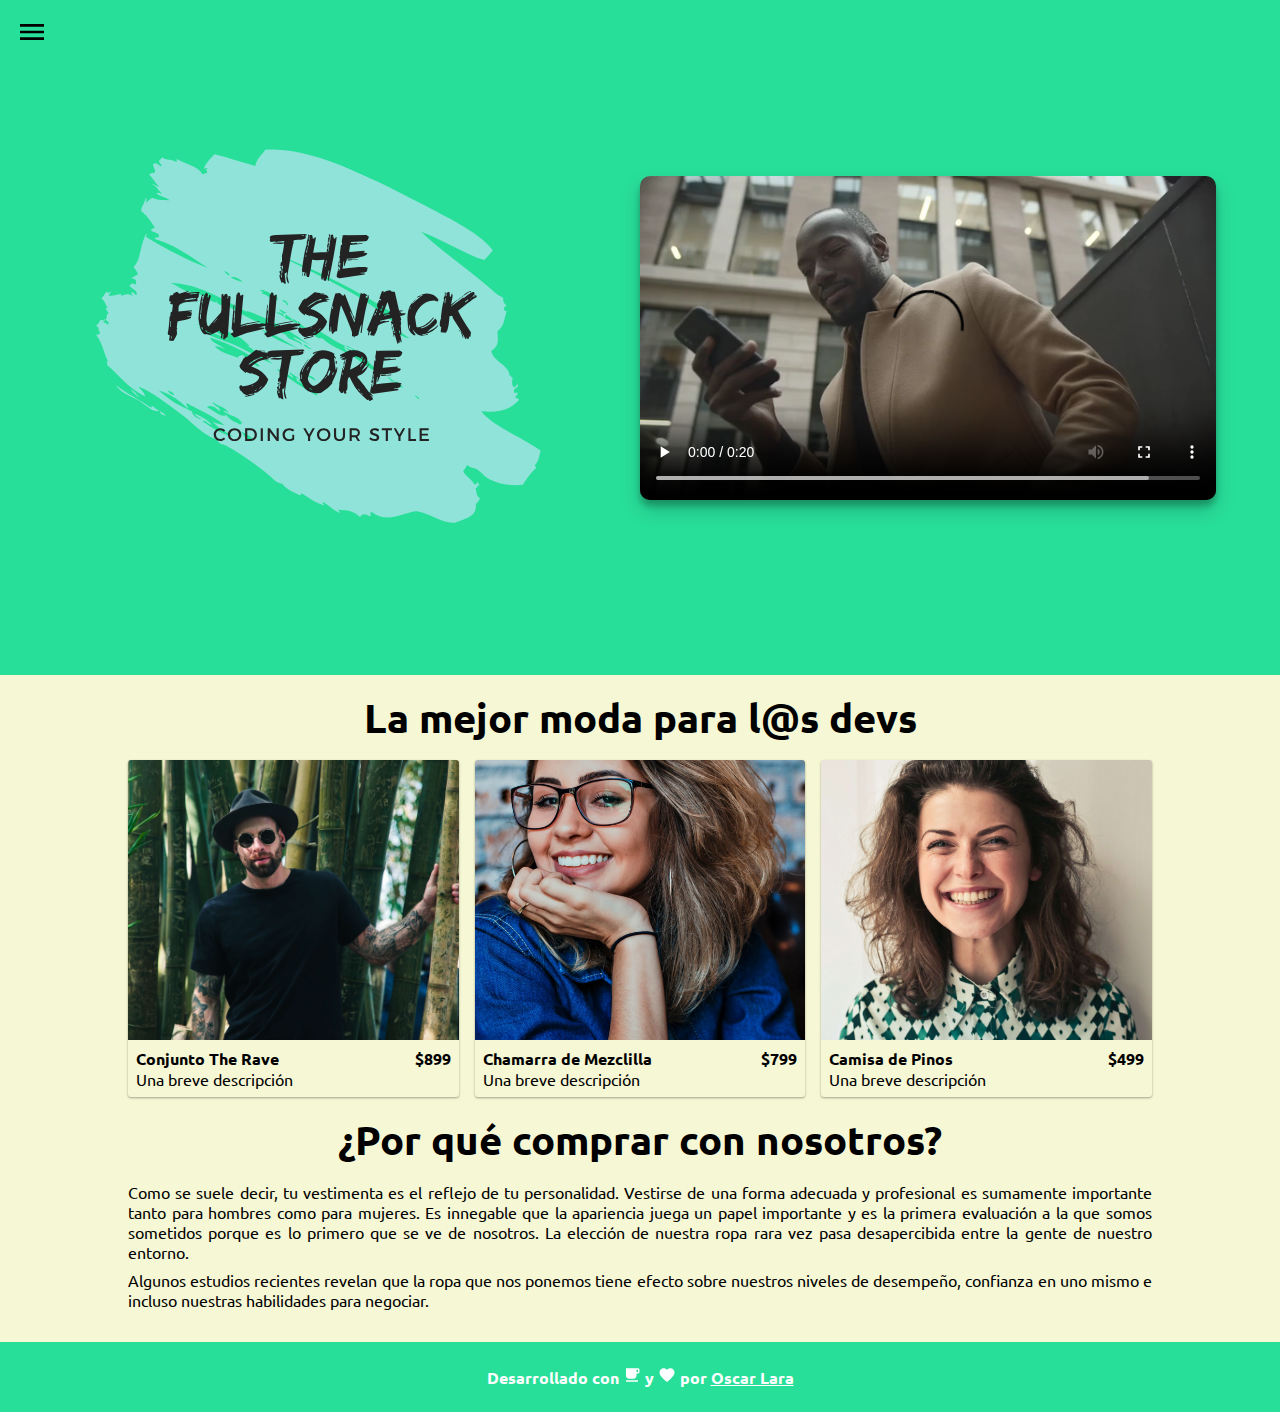
<file: index.html>
<!DOCTYPE html>
<html lang="en">
<head>
    <meta charset="UTF-8">
    <meta name="viewport" content="width=device-width, initial-scale=1.0">
    <title>The FullSnack Store</title>
    <link rel="shortcut icon" href="/favicon.ico" type="image/x-icon">
    <link rel="icon" href="/favicon.ico" type="image/x-icon">
    <link rel="stylesheet" href="./styles/header.css">
    <link rel="stylesheet" href="./styles/index.css">
    <link rel="stylesheet" href="./styles/reset.css">
    <link rel="stylesheet" href="./styles/footer.css">
    <link rel="stylesheet" href="./styles/card.css">
</head>
<body>
    <header>
        <figure class="menu__bars" id="menu__bars">
            <img src="./assets/icons/menu-black.svg" alt="">
        </figure>
        <aside class="menu" id="sidebar">
            <figure class="menu__logo">
                <img src="./assets/img/The_FullSnack_Store.svg" alt="">
            </figure>
            <div class="menu__list">
                <ul class="menu__links">
                    <a class="link" href="index.html">
                        <li class="menu__link">
                            Home
                        </li>
                    </a>
                    <a class="link" href="about.html">
                        <li class="menu__link">
                            Acerca de
                        </li>
                    </a>                        
                    <a class="link" href="products.html">
                        <li class="menu__link">
                            Productos
                        </li>
                    </a>
                    <a class="link" href="./faqs.html">                    
                        <li class="menu__link">
                            Preguntas Frecuentes
                        </li>
                    </a>
                    <a class="link" href="contact.html">
                        <li class="menu__link">
                            Contacto
                        </li>
                    </a>
                    <li class="menu__link close" >                        
                        <img src="./assets/icons/close.svg" alt="" id="closeBtn">                        
                    </li>
                </ul>
            </div>
        </aside>
    </header>
    <section class="welcome">
        <section class="welcome__logo">
            <img src="./assets/img/The_FullSnack_Store.svg" alt="">
        </section>
        <section class="welcome__video">
            <video controls>
                <source src="./assets/img/video.mp4">
            </video>
        </section>
    </section>
    <main>
        <section class="">
            <h1 class="title">
                La mejor moda para l@s devs
            </h1>
            <section class="featured__container">
                <div class="card">
                    <figure class="card__picture">
                        <img src="./assets/img/items/h3.jpg" alt="">
                    </figure>
                    <article class="card__description">
                        <div class="card__info">
                            <p class="card__title">Conjunto The Rave</p>
                            <p class="card__price">$899</p>
                        </div>
                        <p class="paragraph">Una breve descripción</p>
                    </article>
                </div>
                <div class="card">
                    <figure class="card__picture">
                        <img src="./assets/img/items/m4.jpg" alt="">
                    </figure>
                    <article class="card__description">
                        <div class="card__info">
                            <p class="card__title">Chamarra de Mezclilla</p>
                            <p class="card__price">$799</p>
                        </div>
                        <p class="paragraph">Una breve descripción</p>
                    </article>
                </div>
                <div class="card">
                    <figure class="card__picture">
                        <img src="./assets/img/items/m1.jpg" alt="">
                    </figure>
                    <article class="card__description">
                        <div class="card__info">
                            <p class="card__title">Camisa de Pinos</p>
                            <p class="card__price">$499</p>
                        </div>
                        <p class="paragraph">Una breve descripción</p>
                    </article>
                </div>
            </section>
        </section>
        <section class="why">
            <h1 class="title">¿Por qué comprar con nosotros?</h1>
            <p class="paragraph">
                Como se suele decir, tu vestimenta es el reflejo de tu personalidad. Vestirse de una forma adecuada y profesional es sumamente importante tanto para hombres como para mujeres. Es innegable que la apariencia juega un papel importante y es la primera evaluación a la que somos sometidos porque es lo primero que se ve de nosotros.  La elección de nuestra ropa rara vez pasa desapercibida entre la gente de nuestro entorno.
            </p>
            <p class="paragraph">
                Algunos estudios recientes revelan que la ropa que nos ponemos tiene efecto sobre nuestros niveles de desempeño, confianza en uno mismo e incluso nuestras habilidades para negociar.
            </p>
        </section>
    </main>
    <footer class="footer">
        <p class="footer__text">
            Desarrollado con 
            <img src="./assets/icons/coffee.svg" alt=""> 
            y <img src="./assets/icons/heart.svg" alt=""> 
            por <a href="https://github.com/Xploitz404" class="footer__link link">Oscar Lara</a>
        </p>
    </footer>
    <script src="./scripts/header.js"></script>
</body>
</html>
</file>
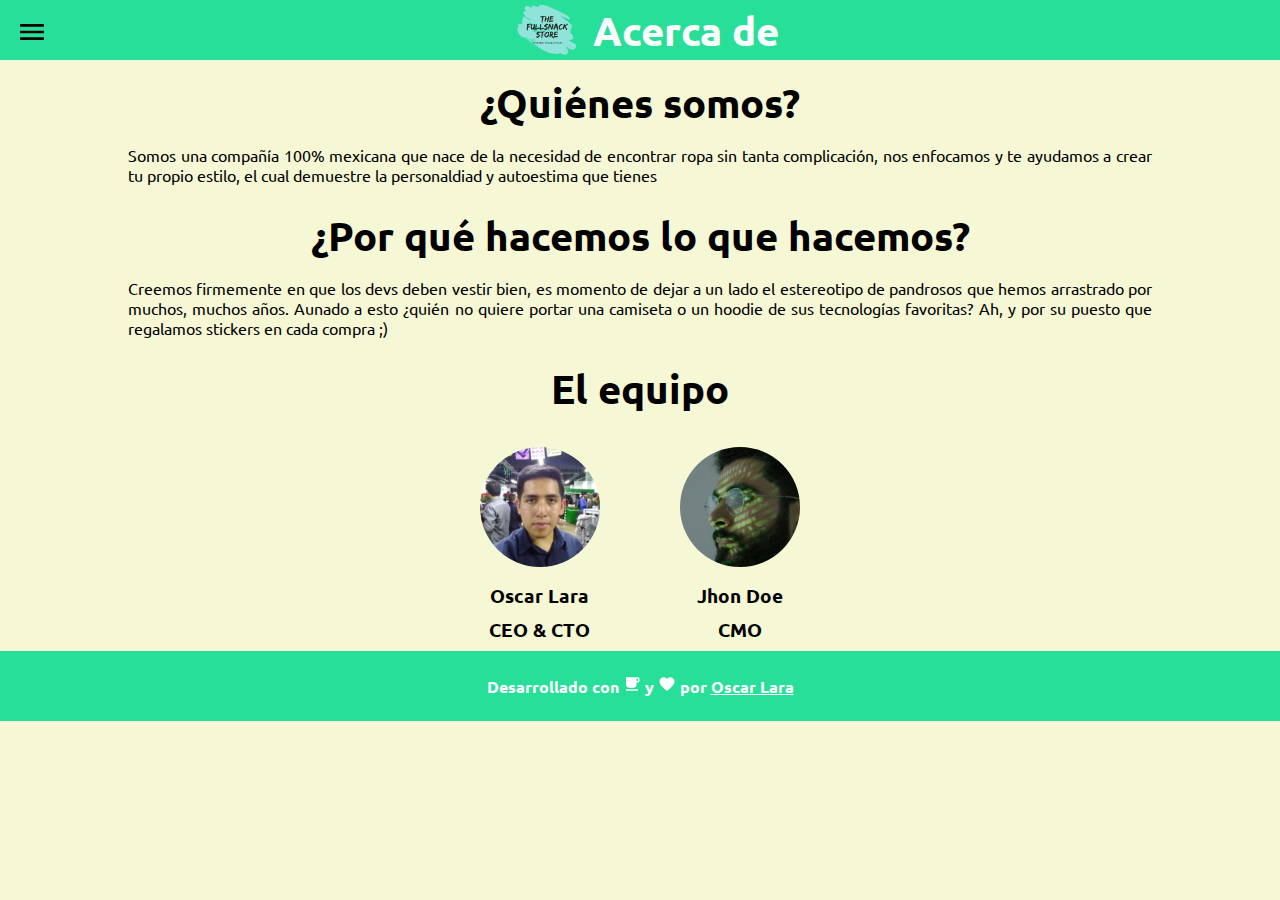
<file: about.html>
<!DOCTYPE html>
<html lang="en">
<head>
    <meta charset="UTF-8">
    <meta name="viewport" content="width=device-width, initial-scale=1.0">
    <title>The FullSnack Store</title>
    <link rel="stylesheet" href="./styles/about.css">
    <link rel="stylesheet" href="./styles/header.css">
    <link rel="stylesheet" href="./styles/footer.css">
</head>
<body>
    <section>
        <figure class="menu__bars" id="menu__bars">
            <img src="./assets/icons/menu-black.svg" alt="">
        </figure>
        <aside class="menu" id="sidebar">
            <figure class="menu__logo">
                <img src="./assets/img/The_FullSnack_Store.svg" alt="">
            </figure>
            <div class="menu__list">
                <ul class="menu__links">
                    <a class="link" href="index.html">
                        <li class="menu__link">
                            Home
                        </li>
                    </a>
                    <a class="link" href="about.html">
                        <li class="menu__link">
                            Acerca de
                        </li>
                    </a>                        
                    <a class="link" href="products.html">
                        <li class="menu__link">
                            Productos
                        </li>
                    </a>
                    <a class="link" href="./faqs.html">                    
                        <li class="menu__link">
                            Preguntas Frecuentes
                        </li>
                    </a>
                    <a class="link" href="contact.html">
                        <li class="menu__link">
                            Contacto
                        </li>
                    </a>
                    <li class="menu__link close" >                        
                        <img src="./assets/icons/close.svg" alt="" id="closeBtn">                        
                    </li>
                </ul>
            </div>
        </aside>
    </section>
    <main class="about__container">
        <header class="location__bar">
            <figure class="location__logo">
                <img src="./assets/img/The_FullSnack_Store.svg" alt="">
            </figure>
            <h1 class="title">Acerca de</h1>
        </header>
        <article class="about__wrapper">
            <h1 class="title">¿Quiénes somos?</h1>
            <div class="about__who">                
                <p class="paragraph">
                    Somos una compañía 100% mexicana que nace de la necesidad de encontrar ropa sin tanta complicación,
                    nos enfocamos y te ayudamos a crear tu propio estilo, el cual demuestre la personaldiad y autoestima que tienes
                </p>
            </div>
            <h1 class="title">¿Por qué hacemos lo que hacemos?</h1>
            <div class="about__why">
                <p class="paragraph">
                    Creemos firmemente en que los devs deben vestir bien, es momento de dejar a un lado el estereotipo de pandrosos
                    que hemos arrastrado por muchos, muchos años. Aunado a esto ¿quién no quiere portar una camiseta o un hoodie de sus
                    tecnologías favoritas? Ah, y por su puesto que regalamos stickers en cada compra ;) 
                </p>                
            </div>
            <h1 class="title">El equipo</h1>
            <section class="about__members">
                <div class="about__member">
                    <figure class="member__photo">
                        <img src="./assets/img/about_1.jpg" alt="">
                    </figure>
                    <div class="member__info">
                        <p class="member__name">
                            Oscar Lara
                        </p>
                        <p class="member__job">
                            CEO & CTO
                        </p>
                    </div>
                </div>
                <div class="about__member">
                    <figure class="member__photo">
                        <img src="./assets/img/about_2.jpg" alt="">
                    </figure>
                    <div class="member__info">
                        <p class="member__name">
                            Jhon Doe
                        </p>
                        <p class="member__job">
                            CMO
                        </p>
                    </div>
                </div>
            </section>
        </article>
    </main>
    <footer class="footer">
        <p class="footer__text">
            Desarrollado con 
            <img src="./assets/icons/coffee.svg" alt=""> 
            y <img src="./assets/icons/heart.svg" alt=""> 
            por <a href="https://github.com/Xploitz404" class="footer__link link">Oscar Lara</a>
        </p>
    </footer>
    <script src="./scripts/header.js"></script>
</body>
</html>
</file>
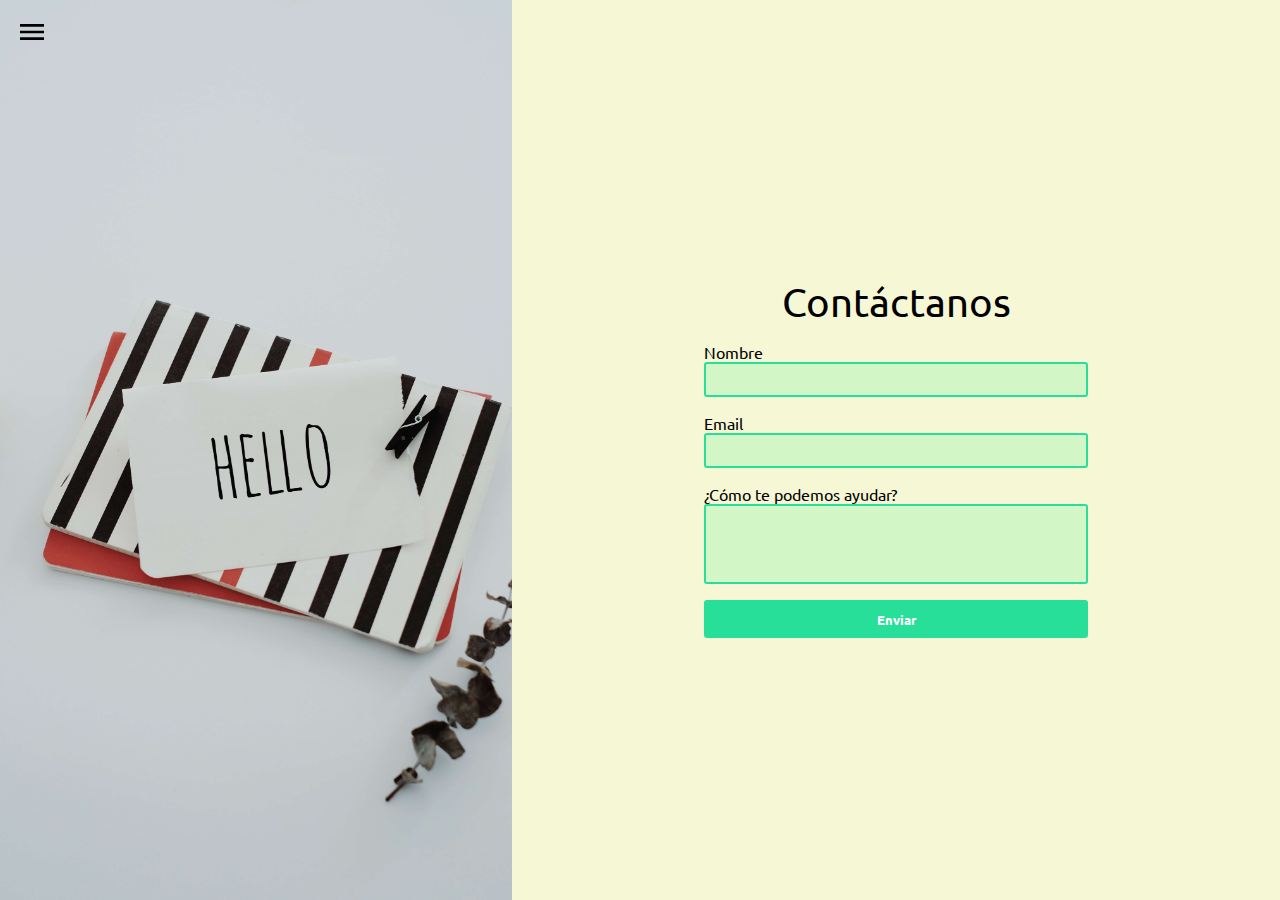
<file: contact.html>
<!DOCTYPE html>
<html lang="en">
<head>
    <meta charset="UTF-8">
    <meta name="viewport" content="width=device-width, initial-scale=1.0">
    <title>The FullSnack Store</title>
    <link rel="stylesheet" href="./styles/header.css">
    <link rel="stylesheet" href="./styles/contact.css">
    <link rel="stylesheet" href="./styles/forms.css">
    <link rel="stylesheet" href="./styles/buttons.css">
</head>
<body>
    <header>
        <figure class="menu__bars" id="menu__bars">
            <img src="./assets/icons/menu-black.svg" alt="">
        </figure>
        <aside class="menu" id="sidebar">
            <figure class="menu__logo">
                <img src="./assets/img/The_FullSnack_Store.svg" alt="">
            </figure>
            <div class="menu__list">
                <ul class="menu__links">
                    <a class="link" href="index.html">
                        <li class="menu__link">
                            Home
                        </li>
                    </a>
                    <a class="link">
                        <li class="menu__link">
                            Acerca de
                        </li>
                    </a>                        
                    <a class="link" href="products.html">
                        <li class="menu__link">
                            Productos
                        </li>
                    </a>
                    <a class="link" href="./faqs.html">                    
                        <li class="menu__link">
                            Preguntas Frecuentes
                        </li>
                    </a>
                    <a class="link" href="contact.html">
                        <li class="menu__link">
                            Contacto
                        </li>
                    </a>
                    <li class="menu__link close" >                        
                        <img src="./assets/icons/close.svg" alt="" id="closeBtn">                        
                    </li>
                </ul>
            </div>
        </aside>
    </header>
    <main class="contact__container">
        <figure class="contact__picture">        
        </figure>
        <section class="contact__form">
            <form action="" method="POST">
                <p class="title">Contáctanos</p>
                <div class="form__field">
                    <label class="form__label" for="nombre">Nombre</label>
                    <input class="input" type="text" name="nombre">
                </div>
                <div class="form__field">
                    <label class="form__label" for="email">Email</label>
                    <input class="input" type="text" name="email">
                </div>
                <div class="form__field">
                    <label class="form__label" for="mensaje">¿Cómo te podemos ayudar?</label>
                    <textarea name="mensaje" class="input" maxlength="500" rows="4"></textarea>
                </div>
                <div class="form__submit">
                    <button class="button primary">
                        Enviar
                    </button>
                </div>
            </form>
        </section>
    </main>
    <script src="./scripts/header.js"></script>
</body>
</html>
</file>
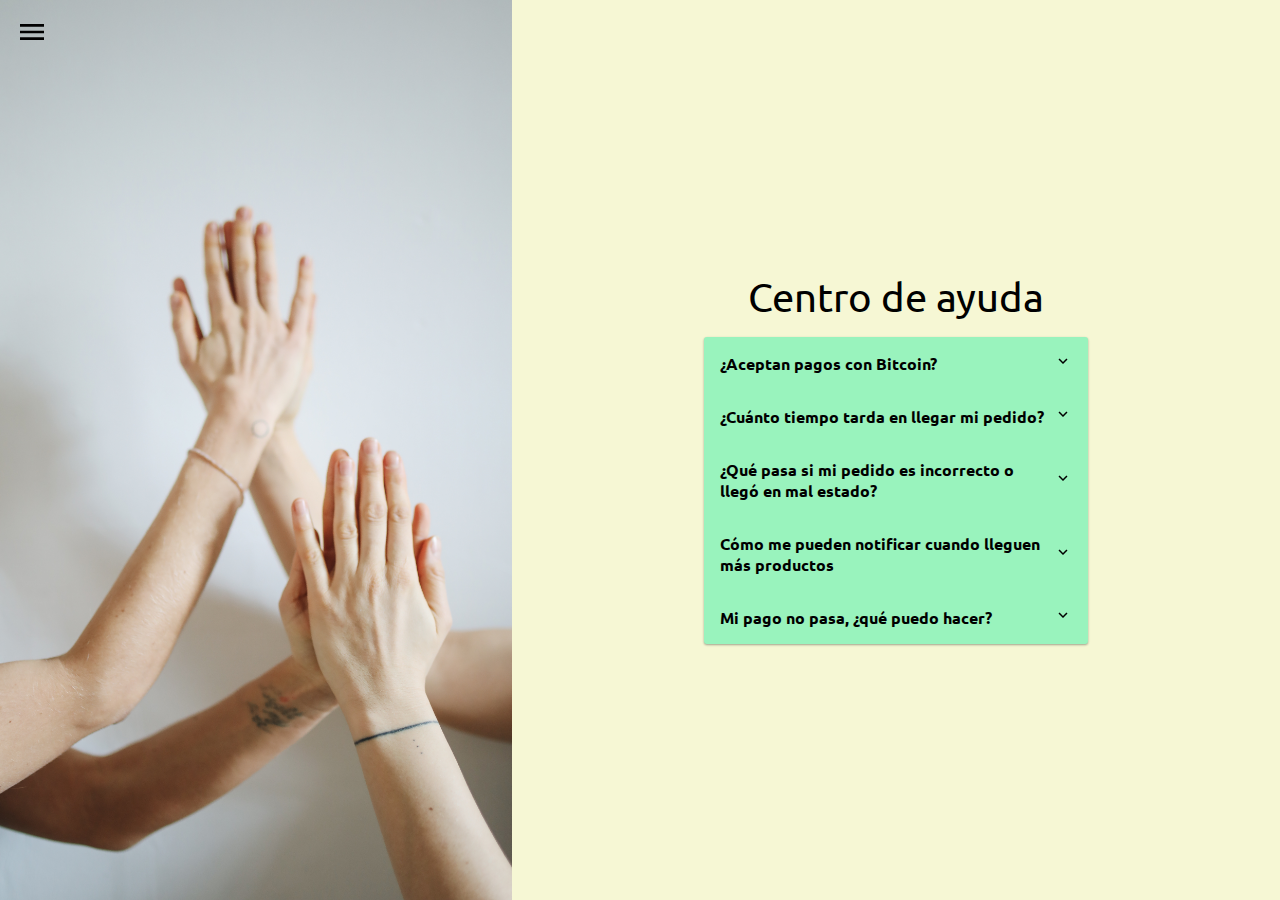
<file: faqs.html>
<!DOCTYPE html>
<html lang="en">
<head>
    <meta charset="UTF-8">
    <meta name="viewport" content="width=device-width, initial-scale=1.0">
    <title>The FullSnack Store</title>
    <link rel="stylesheet" href="./styles/faqs.css">
    <link rel="stylesheet" href="./styles/header.css">
</head>
<body>
    <header>
        <figure class="menu__bars" id="menu__bars">
            <img src="./assets/icons/menu-black.svg" alt="">
        </figure>
        <aside class="menu" id="sidebar">
            <figure class="menu__logo">
                <img src="./assets/img/The_FullSnack_Store.svg" alt="">
            </figure>
            <div class="menu__list">
                <ul class="menu__links">
                    <a class="link" href="index.html">
                        <li class="menu__link">
                            Home
                        </li>
                    </a>
                    <a class="link">
                        <li class="menu__link">
                            Acerca de
                        </li>
                    </a>                        
                    <a class="link" href="products.html">
                        <li class="menu__link">
                            Productos
                        </li>
                    </a>
                    <a class="link" href="./faqs.html">                    
                        <li class="menu__link">
                            Preguntas Frecuentes
                        </li>
                    </a>
                    <a class="link" href="contact.html">
                        <li class="menu__link">
                            Contacto
                        </li>
                    </a>
                    <li class="menu__link close" >                        
                        <img src="./assets/icons/close.svg" alt="" id="closeBtn">                        
                    </li>
                </ul>
            </div>
        </aside>
    </header>
    <main class="faqs">
        <figure class="faqs__picture">        
        </figure>
        <section class="faqs__wrapper">
            <p class="title">Centro de ayuda</p>
            <section class="faqs__container" id="faqsContainer">
                <!-- Elemento dinámicos insertados mediante Javascript -->                
            </section>
        </section>
    </main>
    <script src="./scripts/faqs.js"></script>
    <script src="./scripts/header.js"></script>
</body>
</html>
</file>
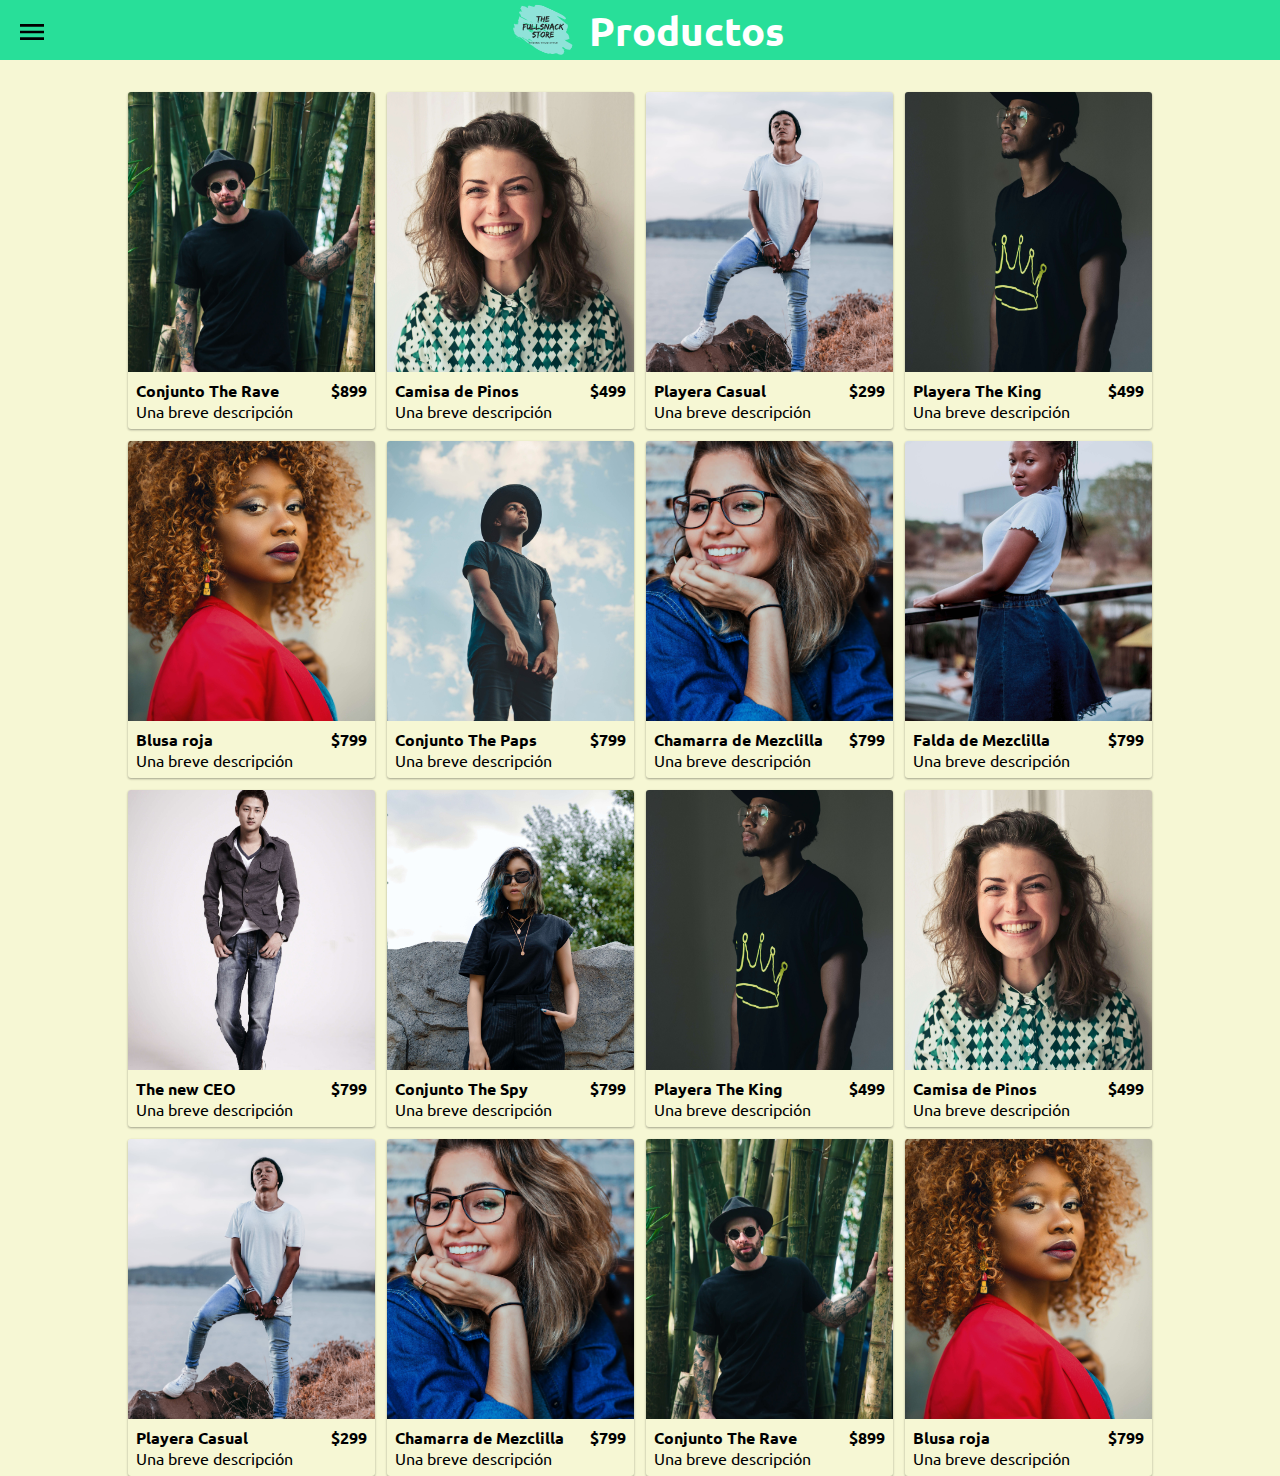
<file: products.html>
<!DOCTYPE html>
<html lang="en">
<head>
    <meta charset="UTF-8">
    <meta name="viewport" content="width=device-width, initial-scale=1.0">
    <title>The FullSnack Store</title>
    <link rel="stylesheet" href="./styles/header.css">
    <link rel="stylesheet" href="./styles/products.css">
    <link rel="stylesheet" href="./styles/card.css">
</head>
<body>
    <section>
        <figure class="menu__bars" id="menu__bars">
            <img src="./assets/icons/menu-black.svg" alt="">
        </figure>
        <aside class="menu" id="sidebar">
            <figure class="menu__logo">
                <img src="./assets/img/The_FullSnack_Store.svg" alt="">
            </figure>
            <div class="menu__list">
                <ul class="menu__links">
                    <a class="link" href="index.html">
                        <li class="menu__link">
                            Home
                        </li>
                    </a>
                    <a class="link" href="about.html">
                        <li class="menu__link">
                            Acerca de
                        </li>
                    </a>                        
                    <a class="link" href="products.html">
                        <li class="menu__link">
                            Productos
                        </li>
                    </a>
                    <a class="link" href="./faqs.html">                    
                        <li class="menu__link">
                            Preguntas Frecuentes
                        </li>
                    </a>
                    <a class="link" href="contact.html">
                        <li class="menu__link">
                            Contacto
                        </li>
                    </a>
                    <li class="menu__link close" >                        
                        <img src="./assets/icons/close.svg" alt="" id="closeBtn">                        
                    </li>
                </ul>
            </div>
        </aside>
    </section>
    <header class="location__bar">
        <figure class="location__logo">
            <img src="./assets/img/The_FullSnack_Store.svg" alt="">
        </figure>
        <h1 class="title">Productos</h1>
    </header>
    <main class="products__container" id="productsList">
        <!-- Aquí se insertan elementos de forma dinámica con JavaScript-->
    </main>
    <script src="./scripts/products.js"></script>
    <script src="./scripts/header.js"></script>
</body>
</html>
</file>
<file: styles/header.css>
@import "./main.css";

.menu {
    display: grid;
    height: 100%;
    background-color: var(--primary-color);
    grid-template: min-content auto / 250px;
    align-items: flex-start;
    justify-content: center;
    position: fixed;
    top: 0;
    left: 0;
    z-index: 9999;
    transform: translateX(-251px);
    transition: 0.3s all;    
}

.menu__bars {
    position: fixed;
    left: 16px;
    top: 16px;
    margin: 0;
}

.menu__bars,
.menu__link img {
    width: 32px;
    height: 32px;
}

.menu__bars img {
    width: 100%;
    height: 100%;
}

.menu.active {    
    transform: translateX(0);
}

.menu__logo {
    display: flex;
    justify-content: center;
    align-items: center;
    margin: 0;
}

.menu__logo img {
    width: 120px;
    height: 120px;
    padding: 0 1rem;
}

.menu__links {
    display: flex;
    justify-content: flex-end;
    align-items: center;
    list-style: none;
    flex-direction: column;
    padding: 0;
    margin: 0;
    height: 100%;
}

.menu__link {
    font-family: var(--main-font);
    color: var(--white);
    font-weight: bold;
    margin: 0.5rem 0;
    transition: 0.2s all;
    font-size: 1.2rem;
}

.menu__link a:active,
.menu__link a:visited {
    color: white;
}

.menu__link:hover {
    border-bottom: 1px solid white;
    transform: translateX(10px);
    cursor: pointer;
}


.location__bar {
    display: flex;
    justify-content: center;
    align-items: center;
    height: 60px;
    background-color: var(--primary-color);
}

.location__bar h1 {
    margin: 0 1rem;
    color: white;
}

.location__logo,
.location__logo img  {
    margin: 0 1rem;
    width: 60px;
    height: 60px;
}

@media only screen and (max-width: 425px) {
    .menu {
        width: 100%;
        transform: translateX(-425px);
    }
    .menu__bars {
        top: 14px;
        left: 8px;
    }
}

@media only screen and (min-width: 376px) and (max-width: 425px) {
    .menu__bars {
        top: 14px;
        left: 8px;
        margin: 0;
    }
}
</file>
<file: styles/index.css>
@import "./main.css";

.welcome {
    width: 100%;
    height: 75%;
    display: grid;
    justify-content: center;
    align-items: center;
    grid-template: 1fr / repeat(2, 1fr);
    background-color: var(--primary-color);
}

.welcome__logo {
    display: flex;
    justify-content: center;
    align-items: center;
}

.welcome__logo  img{
    width: 70%;
    height: 70%;
    max-width: 500px;
    max-height: 500px;
}

.welcome__video {
    display: flex;
    justify-content: flex-start;
}

.welcome__video video {
    width: 90%;
    height: auto;
    border-radius: 10px;
    box-shadow: 0 10px 20px rgba(0,0,0,0.19), 0 6px 6px rgba(0,0,0,0.23);
}
.title {
    font-family: var(--main-font);
    text-align: center;
    font-size: 2.5rem;
    margin: 1rem 0;
}

.featured__container {
    display: grid;
    justify-content: center;
    align-items: center;
    grid-template: 1fr / repeat(3, 1fr);
    gap: 1rem;
    width: 80%;
    margin: 1rem auto;
}

.why {
    width: 80%;
    margin: 1rem auto 2rem auto;
}

@media only screen and (max-width: 425px) {
    .welcome {
        grid-template: repeat(2, 1fr) / 1fr;
    }

    .welcome__logo img {
        width: 65%;
        height: 65%;
    }

    .featured__container {
        grid-template: repeat(3, 1fr) / 1fr;
        box-sizing: border-box;
        padding: 1rem;
        width: 100%;
    }

    .why {
        width: 90%;
    }
}

@media only screen and (min-width: 426px) and (max-width: 505px) {
    .welcome {
        grid-template: repeat(2, 1fr) /  1fr;
    }

    .welcome__logo img {
        width: 50%;
        height: 50%;
    }

    .welcome__video video {
        width: 75%;
    }

    .featured__container {
        grid-template: repeat(2, 1fr) / repeat(2, 1fr);
        box-sizing: border-box;
        padding: 1rem;
        width: 100%;
    }
}

@media only screen and (min-width: 506px) {
    .welcome {
        grid-template: 1fr  /  repeat(2, 1fr);
    }
}


@media only screen and (max-width: 767.9px) {
    .welcome__video {
        justify-content: center;
    }
}
</file>
<file: styles/footer.css>
@import "main.css";

.footer {
    width: 100%;
    display: flex;
    justify-content: center;
    align-items: center;
    padding: 0.5rem 1rem;
    background-color: var(--primary-color);
    box-sizing: border-box;
}

.footer__text {
    color: white;
    font-family: var(--main-font);
    font-weight: bold;
    text-align: center;
}

.footer__link {
    text-decoration: underline;
}


@media only screen and (max-width: 375px) {
    .footer {
        padding: 0.3rem 0.5rem;
    }
}
</file>
<file: styles/card.css>
.card {
    width: 100%;
    box-shadow: 0 1px 3px rgba(0,0,0,0.12), 0 1px 2px rgba(0,0,0,0.24);
    transition: all 0.3s cubic-bezier(.25,.8,.25,1);
    border-radius: 3px;
}

.card__picture,
.card__picture img {
    width: 100%;
    max-height: 280px;
    margin: 0;
    border-top-left-radius: 3px;
    border-top-right-radius: 3px;
    object-fit: cover;
}

.card__info {
    display: grid;
    align-items: center;
    grid-template: 1fr / 1fr auto;
    font-family: var(--main-font);
    font-weight: bold;
}

.card__title {
    margin: 0;
}

.card__price {
    margin: 0;
}

.card__description {
    padding: 0.5rem 0.5rem 0 0.5rem;
}
</file>
<file: styles/about.css>
@import "main.css";

.about__container {
    width: 100%;
    
}

.about__wrapper {
    width: 80%;
    margin: auto;
    box-sizing: border-box;
}

.about__who,
.about__why {
    display: flex;
    justify-content: center;
    align-items: center;
}


.about__members {
    display: flex;
    justify-content: center;
    align-items: center;    
    margin-top: 2rem;
    width: 60%;
    margin: auto;
    
}

.about__member {
    display: flex;
    align-items: center;
    flex-direction: column;
}

.member__photo {
    width: 120px;
    height: 120px;
    border-radius: 50%;
    margin-bottom: 0.5rem;
}

.member__photo img {
    width: 100%;
    object-fit: cover;
    height: 100%;
    border-radius: 50%;
}

.member__name,
.member__job {
    font-family: var(--main-font);
    font-weight: bold;
    text-align: center;
    margin: 0.5rem 0;
    font-size: 1.2rem;
}

@media screen and (max-width: 425px) {
    .about__members {
        flex-direction: column;
        margin: 0;
        width: 100%;
    }
}
</file>
<file: styles/contact.css>
@import "main.css";

.contact__container {
    display: grid;
    grid-template: 1fr / 4fr 6fr;
    height: 100%;
    width: 100%;
}

.contact__picture {
    width: 100%;
    background-image: url('../assets/img/contact_bg.jpg');
    background-size: cover;
    background-position: center;
    object-fit: cover;
    margin: 0;
}

.contact__form {
    display: flex;
    justify-content: center;
    align-items: center;    
}

.contact__form form {
    width: 50%;
}

@media only screen and (max-width: 425.9px) {
    .contact__container {
        grid-template: 120px auto / 1fr;        
    }
    .contact__form form{
        width: 90%;
    }
}

@media only screen and (min-width: 426px) {
    .contact__container {
        grid-template: 130px auto / 1fr;        
    }
    .contact__form form{
        width: 80%;
    }
}


@media only screen and (min-width: 768px) {
    .contact__container {
        grid-template: 170px auto / 1fr;        
    }
    .contact__form form{
        width: 60%;
    }
}

@media only screen and (max-width: 767.9px) {
    .contact__form {
        align-items: flex-start;
    }
}

@media only screen and (min-width: 992px) {
    .contact__container {
        grid-template: 1fr / 4fr 6fr;
    }
    .contact__form form{
        width: 50%;
    }
}
</file>
<file: styles/forms.css>
@import "./colors.css";
@import "./fonts.css";

.input {
    border: 2px solid var(--primary-color);
    background-color: var(--light-color);
    padding: 0.5rem 0.3rem;
    border-radius: 3px;
    width: 100%;
    resize: none;
    box-sizing: border-box;
}

.form__field {
    align-items: center;
    display: flex;
    justify-content: center;
    flex-direction: column;
    width: 100%;
    margin-bottom: 1rem;
}

.form__label {
    font-family: var(--main-font);
    text-align: left;
    width: 100%;
}

.form__submit {
    display: flex;
    justify-content: center;
    align-items: center;
    width: 100%;
}

.form__submit button {
    width: inherit;
}
</file>
<file: styles/buttons.css>
@import "colors.css";
@import "fonts.css";


.button {
    width: auto;
    height: auto;
    min-height: 36px;
    outline: 0;
    border: 0;
    transition: all 0.3s cubic-bezier(.25,.8,.25,1);
    background-color: transparent;
    font-family: var(--main-font);
    font-weight: bold;
    padding: 0.65rem 0.5rem;
    text-decoration: none;
    border-radius: 3px;
}

.button.primary {
    background-color: var(--primary-color);
    color: var(--white);
}

.button.primary:hover {
    box-shadow: 0 7px 14px rgba(0,0,0,0.25), 0 5px 5px rgba(0,0,0,0.22);
}
</file>
<file: styles/faqs.css>
@import "main.css";

.faqs {
    display: grid;
    grid-template: 1fr / 4fr 6fr;
    height: 100%;
    width: 100%;
    
}

.faq {
    font-family: var(--main-font);
}

.faq.active .faq__answer {
    display: block;
}

.faq.active .faq__icon {
    transform: rotate(180deg);
}

.faqs__container {
    border-radius: 3px;
    background-color: var(--secondary-color);
    box-shadow: 0 1px 3px rgba(0,0,0,0.12), 0 1px 2px rgba(0,0,0,0.24);
    width: 60%;
}

.faqs__picture {
    width: 100%;
    background-image: url('../assets/img/faqs_bg.jpg');
    background-size: cover;
    background-position: center;
    object-fit: cover;
    margin: 0;
}

.faq__title {
    width: 100%;
    display: grid;
    align-items: center;
    grid-template: 1fr / 1fr auto;
    padding: 0 1rem;
    box-sizing: border-box;
    font-weight: bold;
}

.faq__icon {
    transition: 0.3s all;
}

.faq__answer {
    padding: 0.5rem 1rem;
    display: none;
}

.faqs__wrapper {
    display: flex;
    justify-content: center;
    align-items: center;    
    flex-direction: column;
}

.faq__link {
    color: black;
    text-decoration: underline;
}

@media only screen and (max-width: 425.9px) {
    .faqs {
        grid-template: 120px auto / 1fr;        
    }
    .faqs__container {
        width: 90%;
    }
}

@media only screen and (min-width: 426px) {
    .faqs {
        grid-template: 130px auto / 1fr;        
    }
    .faqs__container {
        width: 80%;
    }
}


@media only screen and (min-width: 768px) {
    .faqs {
        grid-template: 170px auto / 1fr;        
    }
    .faqs__container {
        width: 60%;
    }
}

@media only screen and (max-width: 767.9px) {
    .faqs__wrapper {
        justify-content: flex-start;
    }
}

@media only screen and (min-width: 992px) {
    .faqs {
        grid-template: 1fr / 4fr 6fr;
    }
    .faqs__container {
        width: 50%;
    }
}
</file>
<file: styles/products.css>
.products__container {
    display: grid;
    width: 80%;
    justify-content: center;
    align-items: center;
    margin: 2rem auto;
    grid-template: repeat(4, 1fr) / repeat(4, 1fr);
    gap: 0.75rem;
}

@media only screen and (max-width: 375px) {
    .products__container {
        grid-template: repeat(auto-fill, minmax(300px, 1fr)) / 1fr ;
        row-gap: 1rem;
    }
}

@media only screen and (min-width: 376px) and (max-width: 425px) {
    .products__container {
        grid-template: repeat(auto-fill, minmax(300px, 1fr)) / 1fr ;
    }
}

@media only screen and (min-width: 426px) and (max-width: 767px) {
    .products__container {
        grid-template: repeat(auto-fill, minmax(300px, 1fr)) / repeat(2, 1fr);
    }
}

@media only screen and (min-width: 768px) and (max-width: 991px) {
    .products__container {
        grid-template: repeat(auto-fill, minmax(300px, 1fr)) / repeat(3, 1fr);
    }
}
</file>
